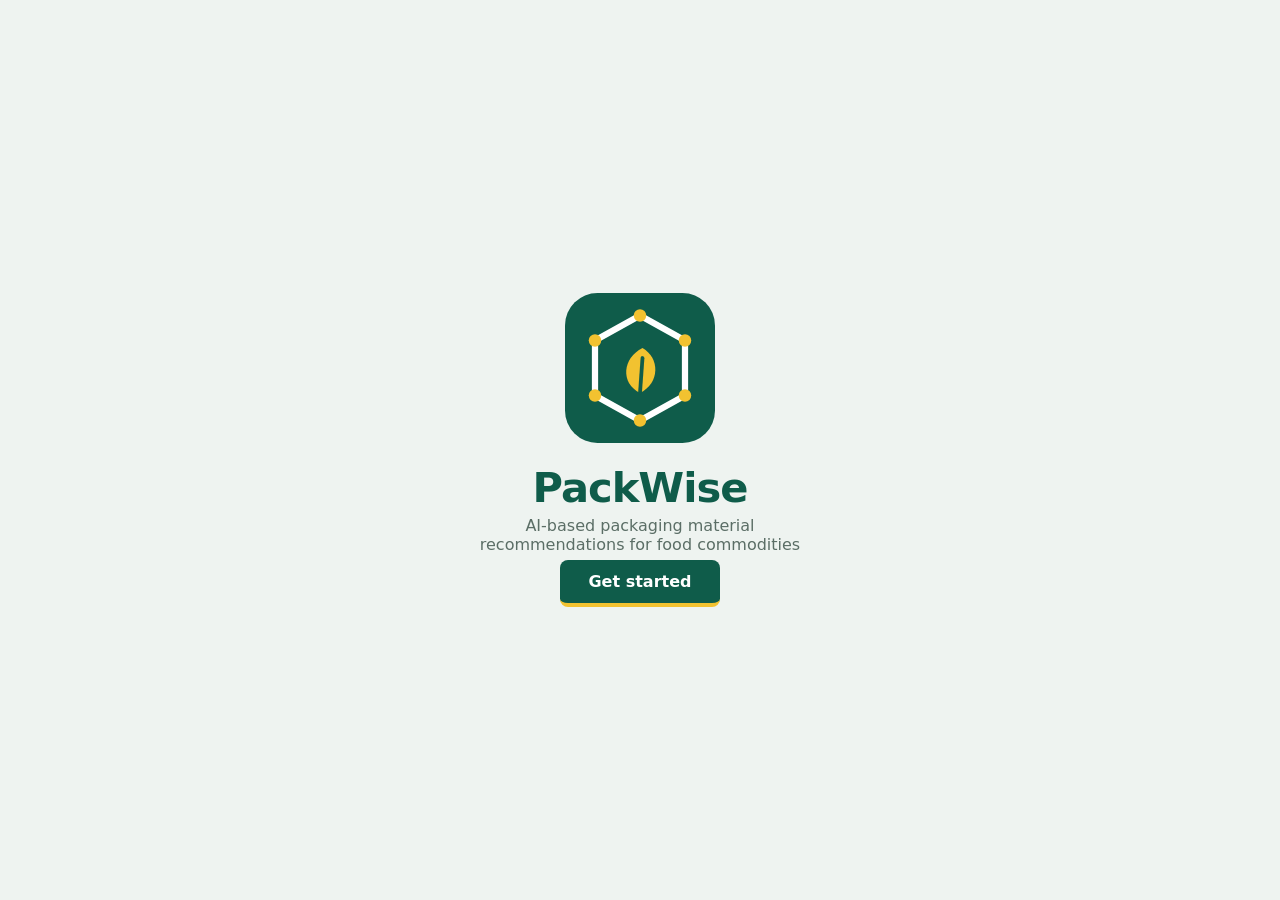
<file: index.html>
<!DOCTYPE html>
<html lang="en">
<head>
  <meta charset="UTF-8" />
  <meta name="viewport" content="width=device-width, initial-scale=1" />
  <title>PackWise</title>
  <style>
    :root { --brand:#0f5c4a; --accent:#f2c230; --ink:#12261f; --muted:#5b6e66; }
    * { box-sizing: border-box; }
    body {
      margin: 0;
      min-height: 100vh;
      display: grid;
      place-items: center;
      font-family: "Segoe UI", system-ui, sans-serif;
      background: #eef3f0;
      color: var(--ink);
      text-align: center;
      padding: 24px;
    }
    .logo-wrap { max-width: 420px; }
    .logo { width: 150px; height: 150px; }
    h1 { margin: 16px 0 4px; font-size: 2.6rem; letter-spacing: -1px; color: var(--brand); }
    p { margin: 0 auto 6px; color: var(--muted); max-width: 34ch; }
    small { display: block; margin: 14px 0 26px; color: var(--muted); }
    a.btn {
      display: inline-block;
      background: var(--brand);
      color: #fff;
      text-decoration: none;
      font-weight: 700;
      padding: 12px 28px;
      border-radius: 8px;
      border-bottom: 4px solid var(--accent);
    }
    a.btn:hover { background: #0b4637; }
    a.btn:focus-visible { outline: 3px solid var(--accent); outline-offset: 2px; }

    /* one entrance animation on load */
    @media (prefers-reduced-motion: no-preference) {
      .logo { animation: pop 0.8s ease-out both; }
      @keyframes pop {
        from { opacity: 0; transform: scale(0.7) rotate(-8deg); }
        to   { opacity: 1; transform: scale(1) rotate(0); }
      }
    }
  </style>
</head>
<body>
  <div class="logo-wrap">
    <!-- LOGO -->
    <svg class="logo" viewBox="0 0 120 120" role="img" aria-label="PackWise logo">
      <rect width="120" height="120" rx="26" fill="#0f5c4a"/>
      <!-- package (hexagon box) -->
      <polygon points="60,18 96,38 96,82 60,102 24,82 24,38"
               fill="none" stroke="#ffffff" stroke-width="5" stroke-linejoin="round"/>
      <!-- leaf -->
      <path d="M60 80 C44 72 46 52 62 44 C76 52 76 72 60 80 Z" fill="#f2c230"/>
      <path d="M60 80 L62 52" stroke="#0f5c4a" stroke-width="3" stroke-linecap="round"/>
      <!-- AI nodes -->
      <g fill="#f2c230">
        <circle cx="60" cy="18" r="5"/>
        <circle cx="96" cy="38" r="5"/>
        <circle cx="96" cy="82" r="5"/>
        <circle cx="60" cy="102" r="5"/>
        <circle cx="24" cy="82" r="5"/>
        <circle cx="24" cy="38" r="5"/>
      </g>
    </svg>

    <h1>PackWise</h1>
    <p>AI-based packaging material recommendations for food commodities</p>
    

    <a class="btn" href="home.html">Get started</a>
  </div>
</body>
</html>
</file>
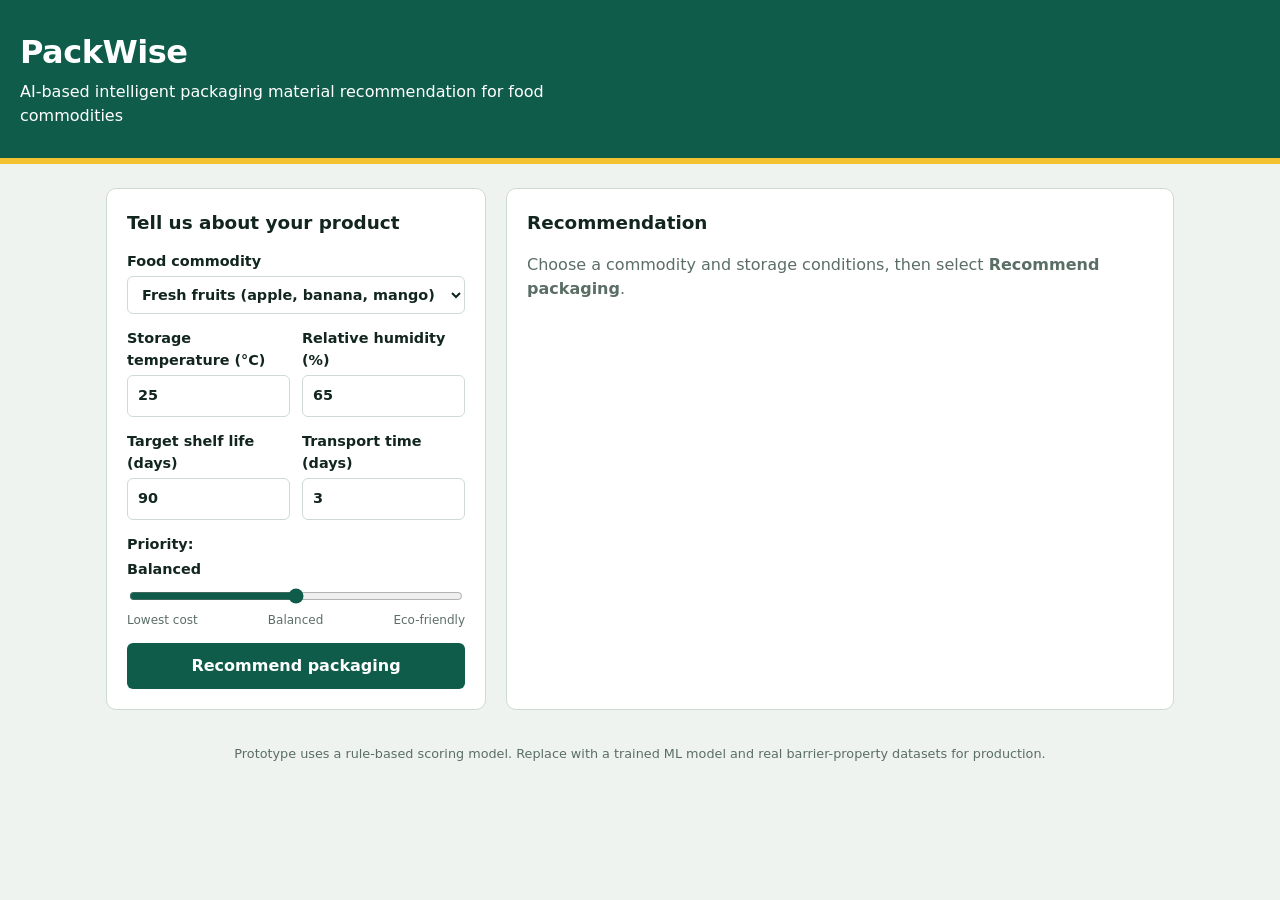
<file: home.html>
<!DOCTYPE html>
<html lang="en">
<head>
  <meta charset="UTF-8" />
  <meta name="viewport" content="width=device-width, initial-scale=1" />
  <title>PackWise – AI Food Packaging Recommender</title>
  <link rel="stylesheet" href="style.css" />
</head>
<body>
  <header class="top">
    <h1>PackWise</h1>
    <p>AI-based intelligent packaging material recommendation for food commodities</p>
  </header>

  <main>
    <section class="panel" aria-labelledby="inputs-h">
      <h2 id="inputs-h">Tell us about your product</h2>
      <form id="form">
        <label>Food commodity
          <select id="commodity" required></select>
        </label>

        <div class="row">
          <label>Storage temperature (°C)
            <input type="number" id="temp" value="25" min="-20" max="50" />
          </label>
          <label>Relative humidity (%)
            <input type="number" id="rh" value="65" min="10" max="100" />
          </label>
        </div>

        <div class="row">
          <label>Target shelf life (days)
            <input type="number" id="shelf" value="90" min="1" max="730" />
          </label>
          <label>Transport time (days)
            <input type="number" id="transport" value="3" min="0" max="60" />
          </label>
        </div>

        <label>Priority: <span id="prioLabel">Balanced</span>
          <input type="range" id="priority" min="0" max="2" step="1" value="1" />
          <span class="scale"><span>Lowest cost</span><span>Balanced</span><span>Eco-friendly</span></span>
        </label>

        <button type="submit">Recommend packaging</button>
      </form>
    </section>

    <section class="panel" aria-live="polite">
      <h2>Recommendation</h2>
      <div id="profile" class="profile hidden"></div>
      <div id="results">
        <p class="empty">Choose a commodity and storage conditions, then select <b>Recommend packaging</b>.</p>
      </div>
    </section>
  </main>

  <footer>Prototype uses a rule-based scoring model. Replace with a trained ML model and real barrier-property datasets for production.</footer>

  <script src="script.js"></script>
</body>
</html>
</file>
<file: style.css>
:root {
  --bg: #eef3f0;
  --panel: #ffffff;
  --ink: #12261f;
  --muted: #5b6e66;
  --line: #cfdad4;
  --brand: #0f5c4a;
  --accent: #f2c230;
  --good: #1d8a5f;
  --mid: #c98a0b;
  --low: #b3412f;
}

* { box-sizing: border-box; }

body {
  margin: 0;
  font-family: "Segoe UI", system-ui, sans-serif;
  background: var(--bg);
  color: var(--ink);
  line-height: 1.5;
}

.top {
  background: var(--brand);
  color: #fff;
  padding: 28px 20px 24px;
  border-bottom: 6px solid var(--accent);
}
.top h1 { margin: 0; font-size: 2rem; letter-spacing: -0.5px; }
.top p { margin: 4px 0 6px; max-width: 60ch; }
.top small { opacity: 0.8; }

main {
  display: grid;
  grid-template-columns: minmax(0, 380px) minmax(0, 1fr);
  gap: 20px;
  max-width: 1100px;
  margin: 24px auto;
  padding: 0 16px;
}

.panel {
  background: var(--panel);
  border: 1px solid var(--line);
  border-radius: 10px;
  padding: 20px;
}
.panel h2 { margin: 0 0 14px; font-size: 1.15rem; }

form { display: grid; gap: 14px; }
label { display: grid; gap: 4px; font-size: 0.9rem; font-weight: 600; }
.row { display: grid; grid-template-columns: 1fr 1fr; gap: 12px; }

input, select {
  font: inherit;
  padding: 9px 10px;
  border: 1px solid var(--line);
  border-radius: 6px;
  background: #fff;
  color: var(--ink);
}
input[type="range"] { padding: 0; accent-color: var(--brand); }
:focus-visible { outline: 3px solid var(--accent); outline-offset: 1px; }

.scale { display: flex; justify-content: space-between; font-size: 0.75rem; font-weight: 400; color: var(--muted); }

button {
  font: inherit;
  font-weight: 700;
  padding: 11px;
  border: 0;
  border-radius: 6px;
  background: var(--brand);
  color: #fff;
  cursor: pointer;
}
button:hover { background: #0b4637; }

.empty { color: var(--muted); }
.hidden { display: none; }

.profile {
  background: #f6f9f7;
  border-left: 4px solid var(--accent);
  padding: 10px 14px;
  margin-bottom: 16px;
  font-size: 0.9rem;
}

.card {
  border: 1px solid var(--line);
  border-radius: 8px;
  padding: 14px 16px;
  margin-bottom: 12px;
}
.card.best { border: 2px solid var(--brand); background: #f3faf6; }
.card header { display: flex; justify-content: space-between; align-items: baseline; gap: 10px; }
.card h3 { margin: 0; font-size: 1.05rem; }
.badge { background: var(--accent); font-size: 0.75rem; font-weight: 700; padding: 2px 8px; border-radius: 99px; }
.score { font-size: 1.4rem; font-weight: 800; color: var(--brand); }
.meta { color: var(--muted); font-size: 0.85rem; margin: 2px 0 8px; }

.bars { display: grid; gap: 5px; margin: 8px 0; }
.bar { display: grid; grid-template-columns: 110px 1fr 28px; align-items: center; gap: 8px; font-size: 0.8rem; }
.track { height: 8px; background: #e3ebe7; border-radius: 99px; overflow: hidden; }
.fill { height: 100%; border-radius: 99px; }

.why { margin: 8px 0 0; padding-left: 18px; font-size: 0.88rem; }

footer { text-align: center; color: var(--muted); font-size: 0.8rem; padding: 10px 16px 30px; }

@media (max-width: 800px) {
  main { grid-template-columns: 1fr; }
}
@media (prefers-reduced-motion: no-preference) {
  .fill { transition: width 0.5s ease; }
}
</file>
